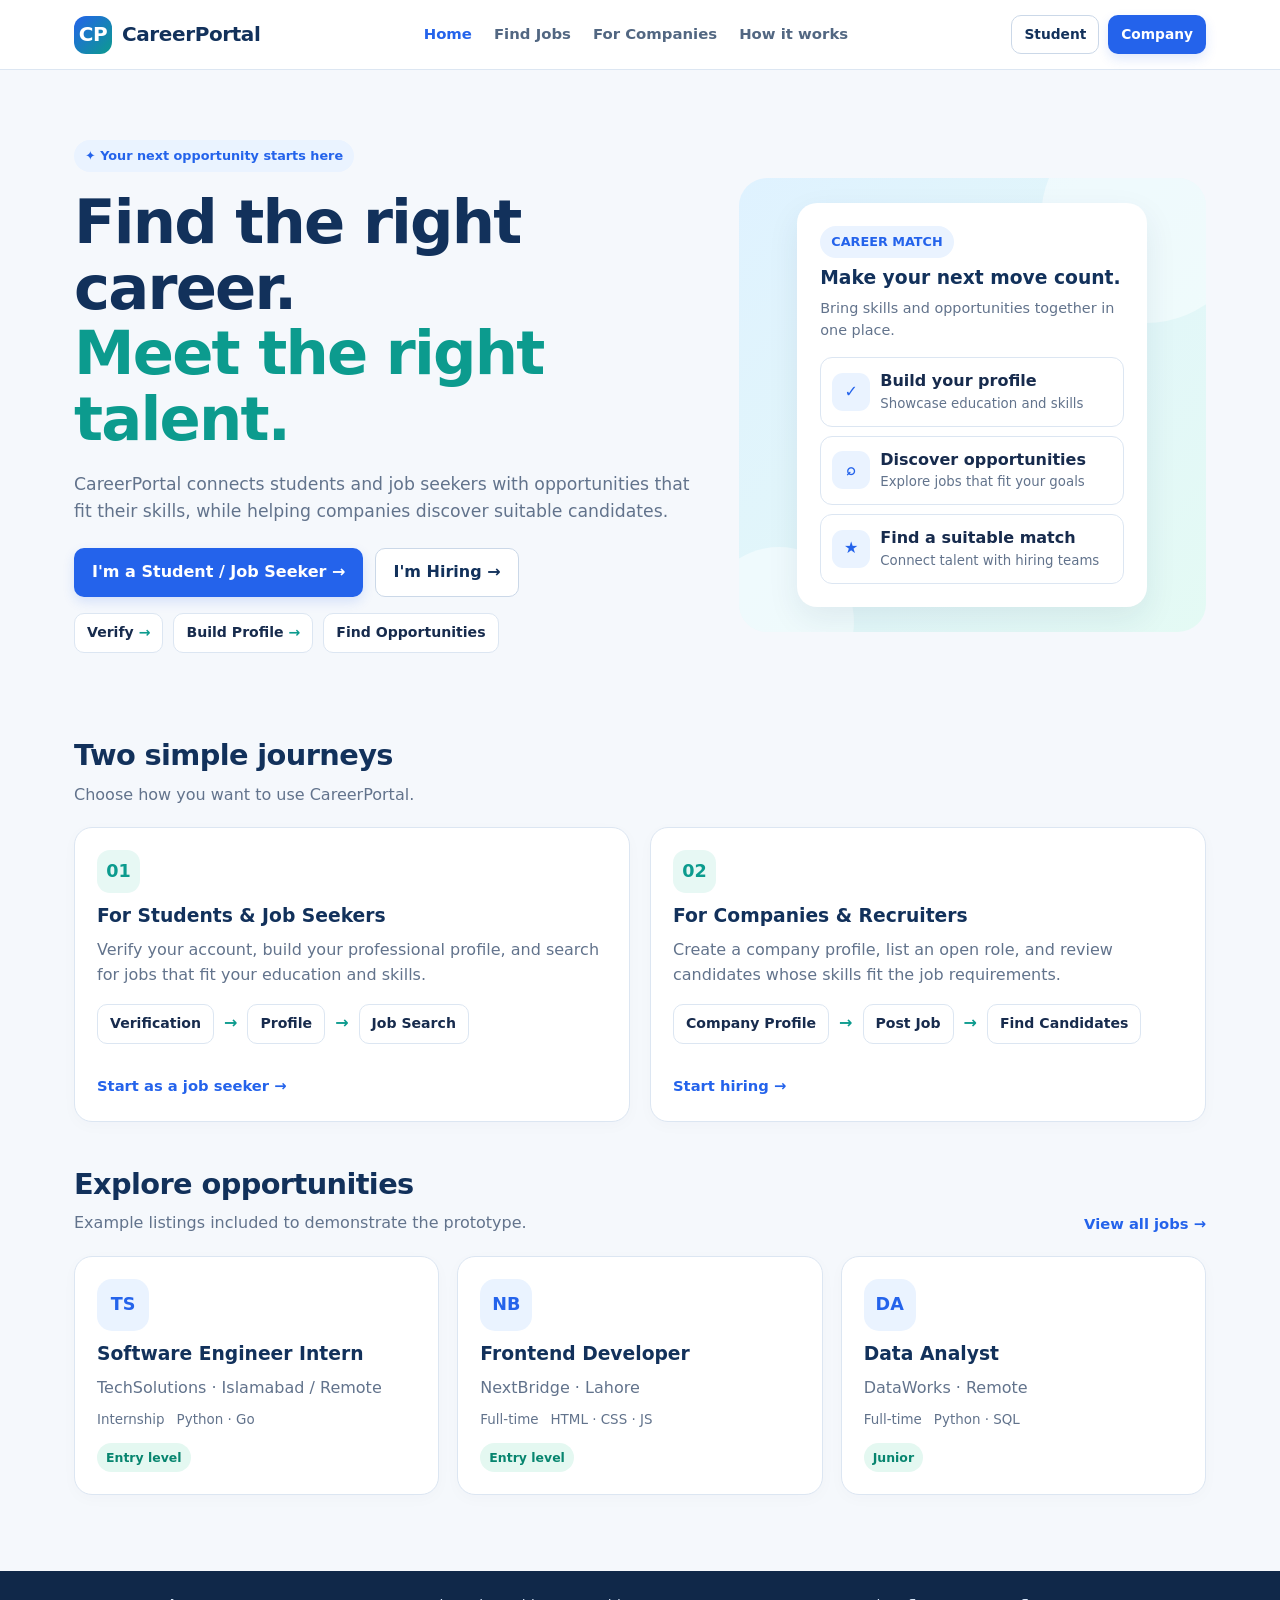
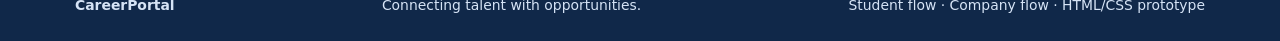
<file: index.html>
<!doctype html>
<html lang="en"><head><meta charset="utf-8"><meta name="viewport" content="width=device-width,initial-scale=1"><title>CareerPortal | Find Your Next Opportunity</title><link rel="stylesheet" href="style.css"></head><body>
<header class="topbar"><nav class="nav"><a class="brand" href="index.html"><span class="brand-mark">CP</span>CareerPortal</a><div class="navlinks"><a class="active" href="index.html">Home</a><a href="jobs.html">Find Jobs</a><a href="company-profile.html">For Companies</a><a href="#how-it-works">How it works</a></div><div class="navactions"><a class="btn btn-outline btn-small" href="student-verification.html">Student</a><a class="btn btn-primary btn-small" href="company-profile.html">Company</a></div></nav></header>
<main class="container"><section class="hero"><div><span class="eyebrow">✦ Your next opportunity starts here</span><h1>Find the right career.<br><span>Meet the right talent.</span></h1><p>CareerPortal connects students and job seekers with opportunities that fit their skills, while helping companies discover suitable candidates.</p><div class="hero-buttons"><a class="btn btn-primary" href="student-verification.html">I'm a Student / Job Seeker →</a><a class="btn btn-outline" href="company-profile.html">I'm Hiring →</a></div><div class="flow"><span>Verify <b>→</b></span><span>Build Profile <b>→</b></span><span>Find Opportunities</span></div></div><div class="hero-visual"><div class="circle one"></div><div class="circle two"></div><div class="visual-card"><span class="eyebrow">CAREER MATCH</span><h3>Make your next move count.</h3><p>Bring skills and opportunities together in one place.</p><div class="mini-row"><span class="mini-icon">✓</span><div><strong>Build your profile</strong><small>Showcase education and skills</small></div></div><div class="mini-row"><span class="mini-icon">⌕</span><div><strong>Discover opportunities</strong><small>Explore jobs that fit your goals</small></div></div><div class="mini-row"><span class="mini-icon">★</span><div><strong>Find a suitable match</strong><small>Connect talent with hiring teams</small></div></div></div></div></section>
<section class="section" id="how-it-works"><div class="section-head"><div><h2>Two simple journeys</h2><p>Choose how you want to use CareerPortal.</p></div></div><div class="grid-2"><article class="card"><div class="step-number">01</div><h3>For Students & Job Seekers</h3><p>Verify your account, build your professional profile, and search for jobs that fit your education and skills.</p><div class="flow"><span>Verification</span><b>→</b><span>Profile</span><b>→</b><span>Job Search</span></div><a class="card-link" href="student-verification.html">Start as a job seeker →</a></article><article class="card"><div class="step-number">02</div><h3>For Companies & Recruiters</h3><p>Create a company profile, list an open role, and review candidates whose skills fit the job requirements.</p><div class="flow"><span>Company Profile</span><b>→</b><span>Post Job</span><b>→</b><span>Find Candidates</span></div><a class="card-link" href="company-profile.html">Start hiring →</a></article></div></section>
<section class="section"><div class="section-head"><div><h2>Explore opportunities</h2><p>Example listings included to demonstrate the prototype.</p></div><a class="card-link" href="jobs.html">View all jobs →</a></div><div class="grid-3"><article class="card"><div class="company-logo">TS</div><h3>Software Engineer Intern</h3><p>TechSolutions · Islamabad / Remote</p><div class="job-meta"><span>Internship</span><span>Python · Go</span></div><span class="tag green">Entry level</span></article><article class="card"><div class="company-logo">NB</div><h3>Frontend Developer</h3><p>NextBridge · Lahore</p><div class="job-meta"><span>Full-time</span><span>HTML · CSS · JS</span></div><span class="tag green">Entry level</span></article><article class="card"><div class="company-logo">DA</div><h3>Data Analyst</h3><p>DataWorks · Remote</p><div class="job-meta"><span>Full-time</span><span>Python · SQL</span></div><span class="tag green">Junior</span></article></div></section></main>
<footer class="footer"><div class="footer-inner"><strong>CareerPortal</strong><span>Connecting talent with opportunities.</span><span>Student flow · Company flow · HTML/CSS prototype</span></div></footer></body></html>
</file>
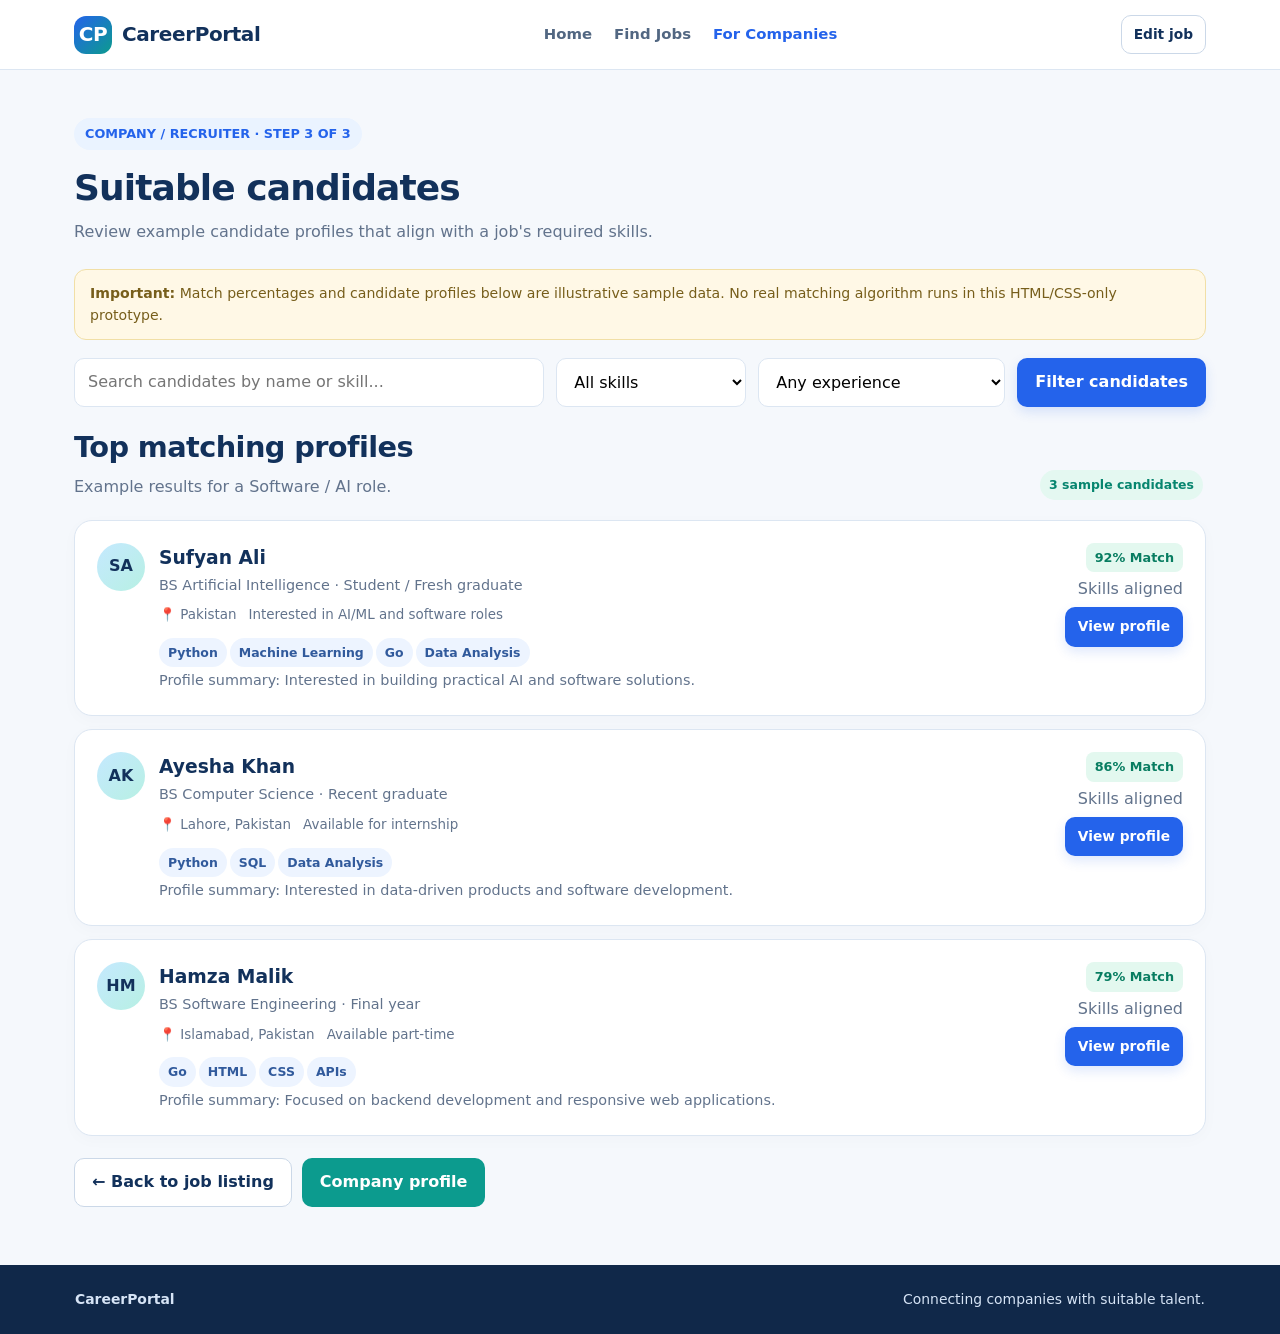
<file: candidates.html>
<!doctype html><html lang="en"><head><meta charset="utf-8"><meta name="viewport" content="width=device-width,initial-scale=1"><title>Suitable Candidates | CareerPortal</title><link rel="stylesheet" href="style.css"></head><body>
<header class="topbar"><nav class="nav"><a class="brand" href="index.html"><span class="brand-mark">CP</span>CareerPortal</a><div class="navlinks"><a href="index.html">Home</a><a href="jobs.html">Find Jobs</a><a class="active" href="company-profile.html">For Companies</a></div><div class="navactions"><a class="btn btn-outline btn-small" href="post-job.html">Edit job</a></div></nav></header>
<main class="container"><div class="page-head"><span class="eyebrow">COMPANY / RECRUITER · STEP 3 OF 3</span><h1>Suitable candidates</h1><p>Review example candidate profiles that align with a job's required skills.</p></div><div class="notice"><strong>Important:</strong> Match percentages and candidate profiles below are illustrative sample data. No real matching algorithm runs in this HTML/CSS-only prototype.</div><div class="toolbar"><input aria-label="Search candidates" placeholder="Search candidates by name or skill..."><select aria-label="Skills filter"><option>All skills</option><option>Python</option><option>Machine Learning</option><option>Go</option><option>SQL</option></select><select aria-label="Experience filter"><option>Any experience</option><option>Student / Fresh graduate</option><option>Internship experience</option></select><button class="btn btn-primary">Filter candidates</button></div><div class="section-head"><div><h2>Top matching profiles</h2><p>Example results for a Software / AI role.</p></div><span class="tag green">3 sample candidates</span></div><div class="list"><article class="card candidate"><div class="avatar">SA</div><div class="candidate-info"><h3>Sufyan Ali</h3><p>BS Artificial Intelligence · Student / Fresh graduate</p><div class="job-meta"><span>📍 Pakistan</span><span>Interested in AI/ML and software roles</span></div><div><span class="tag">Python</span><span class="tag">Machine Learning</span><span class="tag">Go</span><span class="tag">Data Analysis</span></div><p>Profile summary: Interested in building practical AI and software solutions.</p></div><div class="candidate-side"><span class="match">92% Match</span><p class="muted">Skills aligned</p><a class="btn btn-primary btn-small" href="student-profile.html">View profile</a></div></article><article class="card candidate"><div class="avatar">AK</div><div class="candidate-info"><h3>Ayesha Khan</h3><p>BS Computer Science · Recent graduate</p><div class="job-meta"><span>📍 Lahore, Pakistan</span><span>Available for internship</span></div><div><span class="tag">Python</span><span class="tag">SQL</span><span class="tag">Data Analysis</span></div><p>Profile summary: Interested in data-driven products and software development.</p></div><div class="candidate-side"><span class="match">86% Match</span><p class="muted">Skills aligned</p><a class="btn btn-primary btn-small" href="student-profile.html">View profile</a></div></article><article class="card candidate"><div class="avatar">HM</div><div class="candidate-info"><h3>Hamza Malik</h3><p>BS Software Engineering · Final year</p><div class="job-meta"><span>📍 Islamabad, Pakistan</span><span>Available part-time</span></div><div><span class="tag">Go</span><span class="tag">HTML</span><span class="tag">CSS</span><span class="tag">APIs</span></div><p>Profile summary: Focused on backend development and responsive web applications.</p></div><div class="candidate-side"><span class="match">79% Match</span><p class="muted">Skills aligned</p><a class="btn btn-primary btn-small" href="student-profile.html">View profile</a></div></article></div><div class="form-footer"><a class="btn btn-outline" href="post-job.html">← Back to job listing</a><a class="btn btn-teal" href="company-profile.html">Company profile</a></div></main><footer class="footer"><div class="footer-inner"><strong>CareerPortal</strong><span>Connecting companies with suitable talent.</span></div></footer></body></html>
</file>
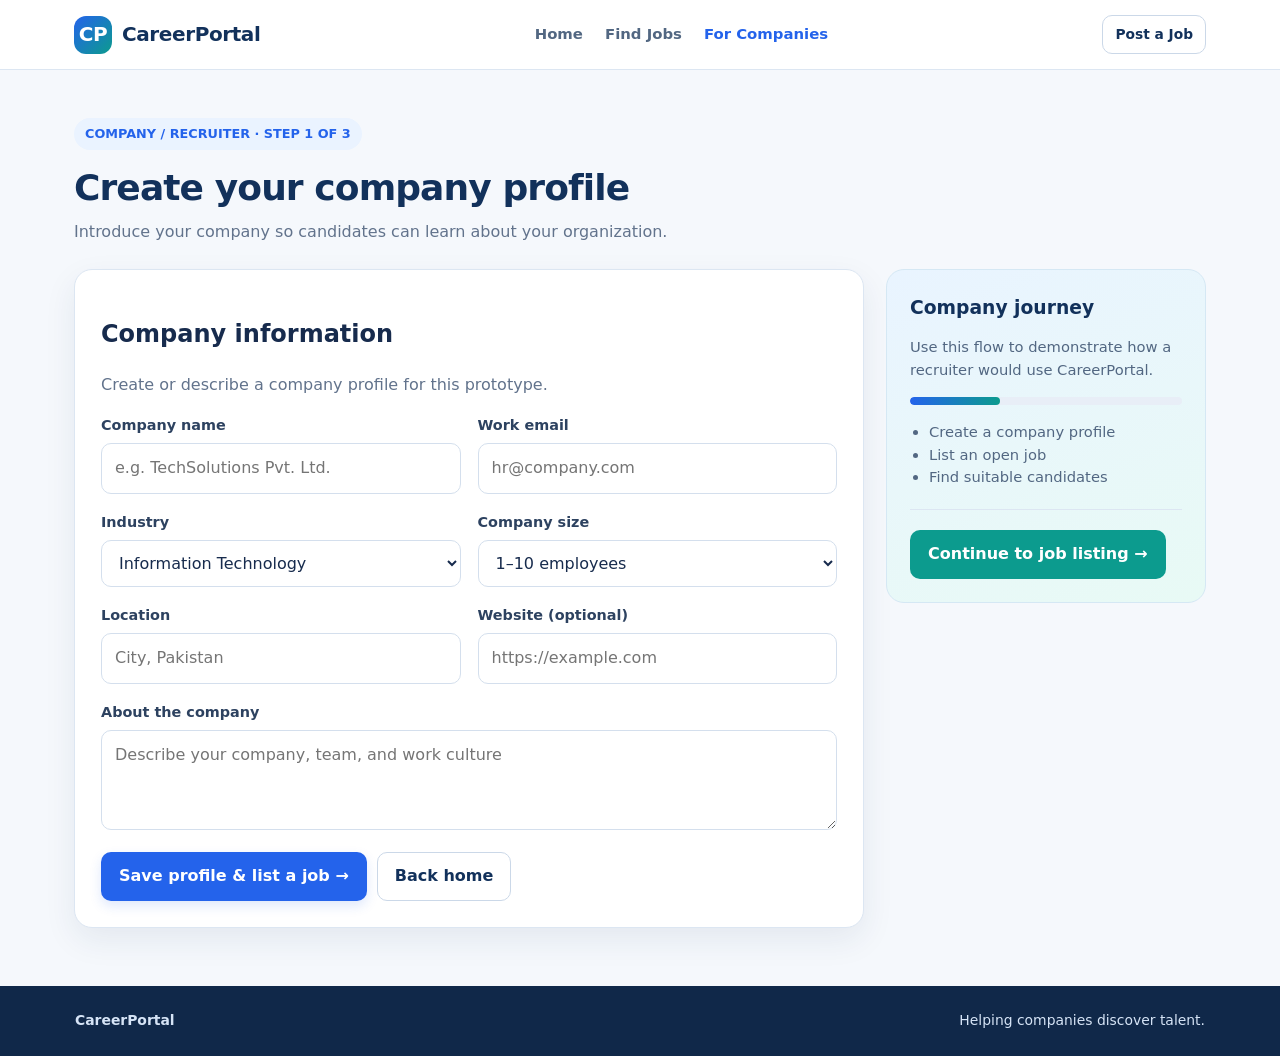
<file: company-profile.html>
<!doctype html><html lang="en"><head><meta charset="utf-8"><meta name="viewport" content="width=device-width,initial-scale=1"><title>Company Profile | CareerPortal</title><link rel="stylesheet" href="style.css"></head><body>
<header class="topbar"><nav class="nav"><a class="brand" href="index.html"><span class="brand-mark">CP</span>CareerPortal</a><div class="navlinks"><a href="index.html">Home</a><a href="jobs.html">Find Jobs</a><a class="active" href="company-profile.html">For Companies</a></div><div class="navactions"><a class="btn btn-outline btn-small" href="post-job.html">Post a Job</a></div></nav></header>
<main class="container"><div class="page-head"><span class="eyebrow">COMPANY / RECRUITER · STEP 1 OF 3</span><h1>Create your company profile</h1><p>Introduce your company so candidates can learn about your organization.</p></div><div class="form-layout"><section class="form-card"><h2>Company information</h2><p class="muted">Create or describe a company profile for this prototype.</p><form action="post-job.html"><div class="form-grid"><div class="field"><label for="company">Company name</label><input id="company" placeholder="e.g. TechSolutions Pvt. Ltd." required></div><div class="field"><label for="workemail">Work email</label><input id="workemail" type="email" placeholder="hr@company.com" required></div><div class="field"><label for="industry">Industry</label><select id="industry"><option>Information Technology</option><option>Education</option><option>Finance</option><option>Healthcare</option><option>Other</option></select></div><div class="field"><label for="size">Company size</label><select id="size"><option>1–10 employees</option><option>11–50 employees</option><option>51–200 employees</option><option>200+ employees</option></select></div><div class="field"><label for="city">Location</label><input id="city" placeholder="City, Pakistan"></div><div class="field"><label for="website">Website (optional)</label><input id="website" type="url" placeholder="https://example.com"></div><div class="field full"><label for="about">About the company</label><textarea id="about" placeholder="Describe your company, team, and work culture"></textarea></div></div><div class="form-footer"><button class="btn btn-primary" type="submit">Save profile & list a job →</button><a class="btn btn-outline" href="index.html">Back home</a></div></form></section><aside class="side-note"><h3>Company journey</h3><p>Use this flow to demonstrate how a recruiter would use CareerPortal.</p><div class="progress"><span style="width:33%"></span></div><ul><li>Create a company profile</li><li>List an open job</li><li>Find suitable candidates</li></ul><div class="divider"></div><a class="btn btn-teal" href="post-job.html">Continue to job listing →</a></aside></div></main><footer class="footer"><div class="footer-inner"><strong>CareerPortal</strong><span>Helping companies discover talent.</span></div></footer></body></html>
</file>
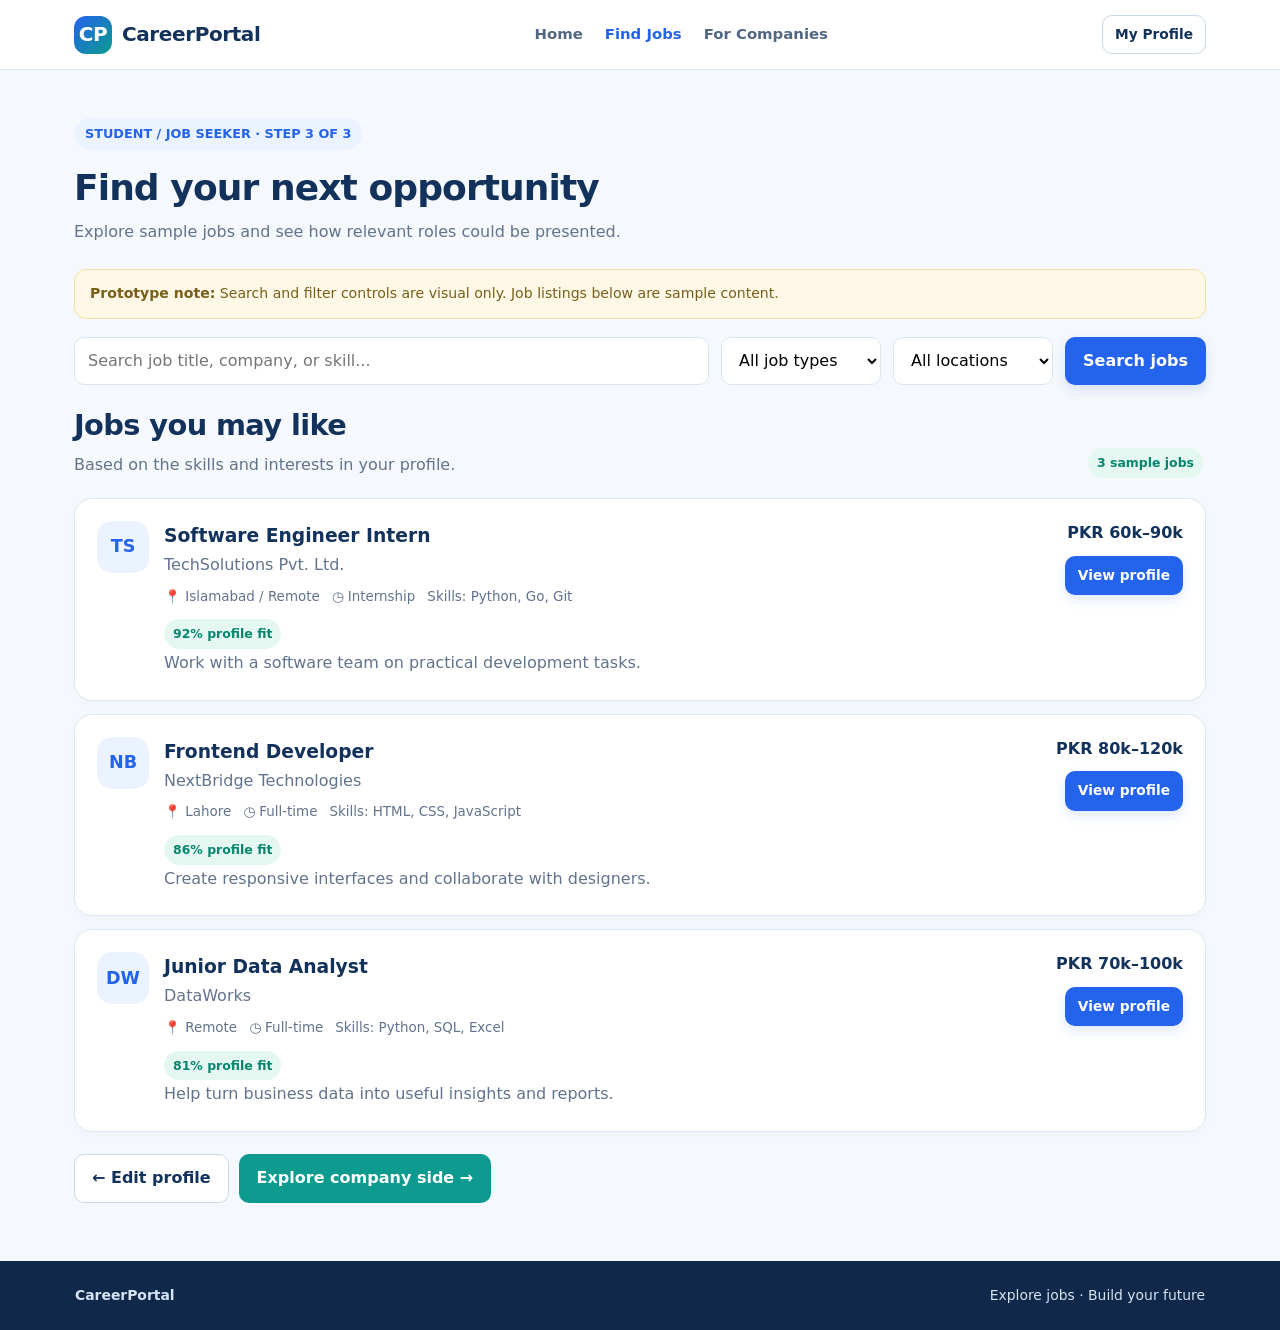
<file: jobs.html>
<!doctype html><html lang="en"><head><meta charset="utf-8"><meta name="viewport" content="width=device-width,initial-scale=1"><title>Find Jobs | CareerPortal</title><link rel="stylesheet" href="style.css"></head><body>
<header class="topbar"><nav class="nav"><a class="brand" href="index.html"><span class="brand-mark">CP</span>CareerPortal</a><div class="navlinks"><a href="index.html">Home</a><a class="active" href="jobs.html">Find Jobs</a><a href="company-profile.html">For Companies</a></div><div class="navactions"><a class="btn btn-outline btn-small" href="student-profile.html">My Profile</a></div></nav></header>
<main class="container"><div class="page-head"><span class="eyebrow">STUDENT / JOB SEEKER · STEP 3 OF 3</span><h1>Find your next opportunity</h1><p>Explore sample jobs and see how relevant roles could be presented.</p></div><div class="notice"><strong>Prototype note:</strong> Search and filter controls are visual only. Job listings below are sample content.</div><div class="toolbar"><input aria-label="Search jobs" placeholder="Search job title, company, or skill..."><select aria-label="Job type"><option>All job types</option><option>Internship</option><option>Full-time</option><option>Part-time</option></select><select aria-label="Location"><option>All locations</option><option>Islamabad</option><option>Lahore</option><option>Remote</option></select><button class="btn btn-primary">Search jobs</button></div><div class="section-head"><div><h2>Jobs you may like</h2><p>Based on the skills and interests in your profile.</p></div><span class="tag green">3 sample jobs</span></div><div class="list"><article class="card job-card"><div class="company-logo">TS</div><div class="job-main"><h3>Software Engineer Intern</h3><p>TechSolutions Pvt. Ltd.</p><div class="job-meta"><span>📍 Islamabad / Remote</span><span>◷ Internship</span><span>Skills: Python, Go, Git</span></div><span class="tag green">92% profile fit</span><p>Work with a software team on practical development tasks.</p></div><div class="job-side"><span class="salary">PKR 60k–90k</span><a class="btn btn-primary btn-small" href="student-profile.html">View profile</a></div></article><article class="card job-card"><div class="company-logo">NB</div><div class="job-main"><h3>Frontend Developer</h3><p>NextBridge Technologies</p><div class="job-meta"><span>📍 Lahore</span><span>◷ Full-time</span><span>Skills: HTML, CSS, JavaScript</span></div><span class="tag green">86% profile fit</span><p>Create responsive interfaces and collaborate with designers.</p></div><div class="job-side"><span class="salary">PKR 80k–120k</span><a class="btn btn-primary btn-small" href="student-profile.html">View profile</a></div></article><article class="card job-card"><div class="company-logo">DW</div><div class="job-main"><h3>Junior Data Analyst</h3><p>DataWorks</p><div class="job-meta"><span>📍 Remote</span><span>◷ Full-time</span><span>Skills: Python, SQL, Excel</span></div><span class="tag green">81% profile fit</span><p>Help turn business data into useful insights and reports.</p></div><div class="job-side"><span class="salary">PKR 70k–100k</span><a class="btn btn-primary btn-small" href="student-profile.html">View profile</a></div></article></div><div class="form-footer"><a class="btn btn-outline" href="student-profile.html">← Edit profile</a><a class="btn btn-teal" href="company-profile.html">Explore company side →</a></div></main><footer class="footer"><div class="footer-inner"><strong>CareerPortal</strong><span>Explore jobs · Build your future</span></div></footer></body></html>
</file>
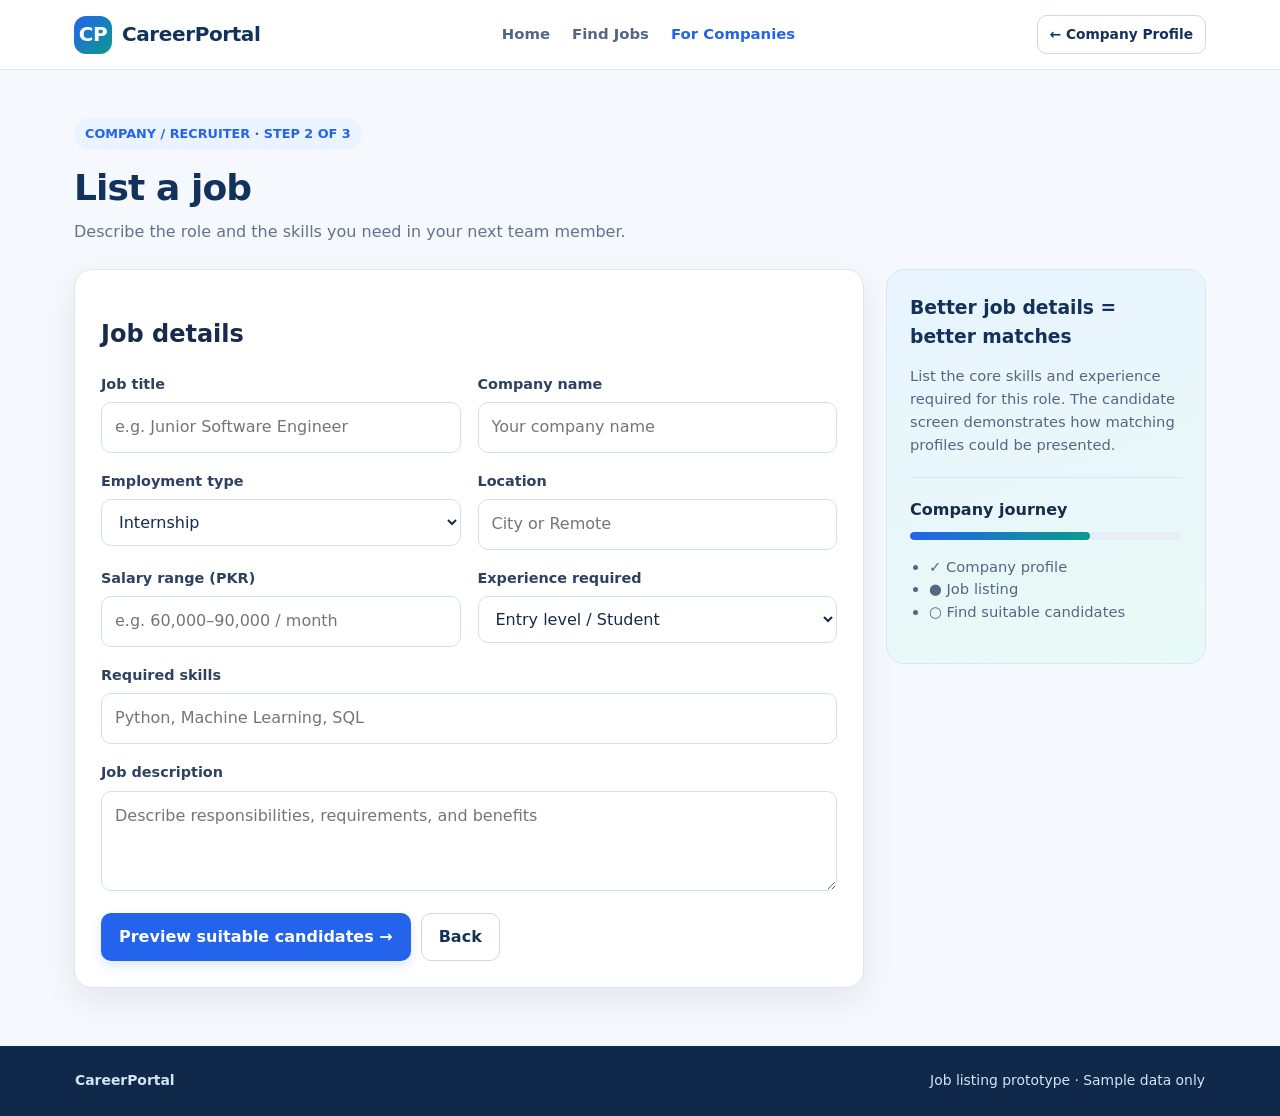
<file: post-job.html>
<!doctype html><html lang="en"><head><meta charset="utf-8"><meta name="viewport" content="width=device-width,initial-scale=1"><title>Post a Job | CareerPortal</title><link rel="stylesheet" href="style.css"></head><body>
<header class="topbar"><nav class="nav"><a class="brand" href="index.html"><span class="brand-mark">CP</span>CareerPortal</a><div class="navlinks"><a href="index.html">Home</a><a href="jobs.html">Find Jobs</a><a class="active" href="company-profile.html">For Companies</a></div><div class="navactions"><a class="btn btn-outline btn-small" href="company-profile.html">← Company Profile</a></div></nav></header>
<main class="container"><div class="page-head"><span class="eyebrow">COMPANY / RECRUITER · STEP 2 OF 3</span><h1>List a job</h1><p>Describe the role and the skills you need in your next team member.</p></div><div class="form-layout"><section class="form-card"><h2>Job details</h2><form action="candidates.html"><div class="form-grid"><div class="field"><label for="title">Job title</label><input id="title" placeholder="e.g. Junior Software Engineer" required></div><div class="field"><label for="companyname">Company name</label><input id="companyname" placeholder="Your company name" required></div><div class="field"><label for="type">Employment type</label><select id="type"><option>Internship</option><option>Full-time</option><option>Part-time</option><option>Contract</option></select></div><div class="field"><label for="location">Location</label><input id="location" placeholder="City or Remote"></div><div class="field"><label for="salary">Salary range (PKR)</label><input id="salary" placeholder="e.g. 60,000–90,000 / month"></div><div class="field"><label for="experience">Experience required</label><select id="experience"><option>Entry level / Student</option><option>0–2 years</option><option>2–5 years</option><option>5+ years</option></select></div><div class="field full"><label for="skills">Required skills</label><input id="skills" placeholder="Python, Machine Learning, SQL"></div><div class="field full"><label for="description">Job description</label><textarea id="description" placeholder="Describe responsibilities, requirements, and benefits"></textarea></div></div><div class="form-footer"><button class="btn btn-primary" type="submit">Preview suitable candidates →</button><a class="btn btn-outline" href="company-profile.html">Back</a></div></form></section><aside class="side-note"><h3>Better job details = better matches</h3><p>List the core skills and experience required for this role. The candidate screen demonstrates how matching profiles could be presented.</p><div class="divider"></div><strong>Company journey</strong><div class="progress"><span style="width:66%"></span></div><ul><li>✓ Company profile</li><li>● Job listing</li><li>○ Find suitable candidates</li></ul></aside></div></main><footer class="footer"><div class="footer-inner"><strong>CareerPortal</strong><span>Job listing prototype · Sample data only</span></div></footer></body></html>
</file>
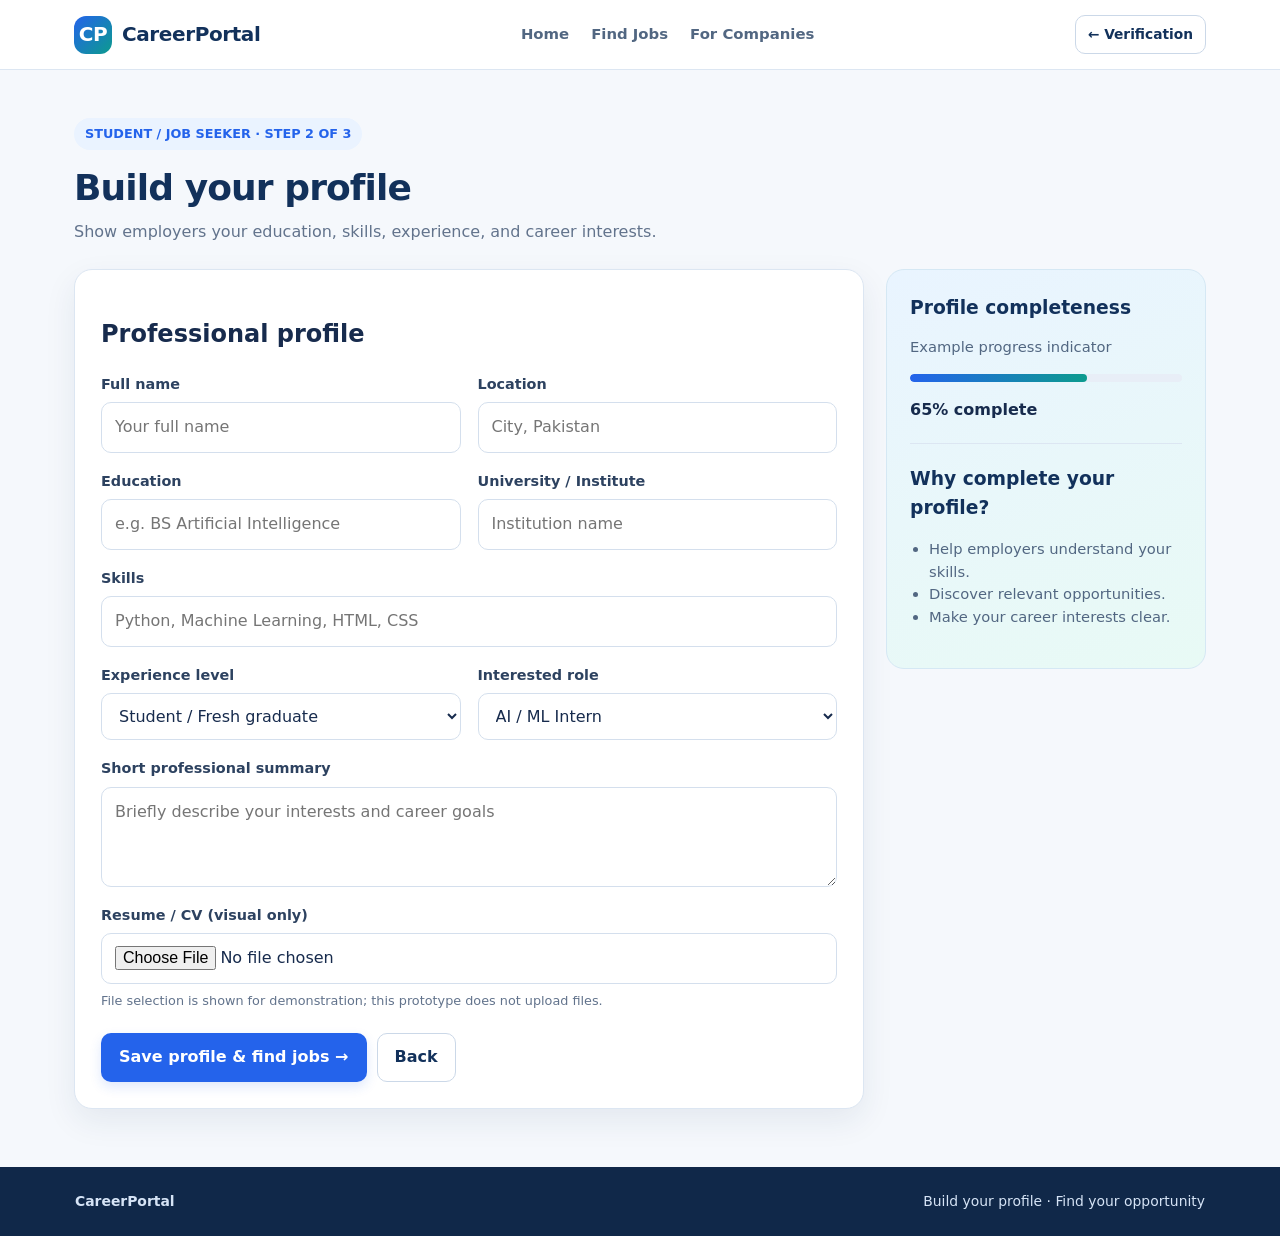
<file: student-profile.html>
<!doctype html><html lang="en"><head><meta charset="utf-8"><meta name="viewport" content="width=device-width,initial-scale=1"><title>Build Student Profile | CareerPortal</title><link rel="stylesheet" href="style.css"></head><body>
<header class="topbar"><nav class="nav"><a class="brand" href="index.html"><span class="brand-mark">CP</span>CareerPortal</a><div class="navlinks"><a href="index.html">Home</a><a href="jobs.html">Find Jobs</a><a href="company-profile.html">For Companies</a></div><div class="navactions"><a class="btn btn-outline btn-small" href="student-verification.html">← Verification</a></div></nav></header>
<main class="container"><div class="page-head"><span class="eyebrow">STUDENT / JOB SEEKER · STEP 2 OF 3</span><h1>Build your profile</h1><p>Show employers your education, skills, experience, and career interests.</p></div><div class="form-layout"><section class="form-card"><h2>Professional profile</h2><form action="jobs.html"><div class="form-grid"><div class="field"><label for="name">Full name</label><input id="name" placeholder="Your full name" required></div><div class="field"><label for="location">Location</label><input id="location" placeholder="City, Pakistan"></div><div class="field"><label for="education">Education</label><input id="education" placeholder="e.g. BS Artificial Intelligence"></div><div class="field"><label for="institute">University / Institute</label><input id="institute" placeholder="Institution name"></div><div class="field full"><label for="skills">Skills</label><input id="skills" placeholder="Python, Machine Learning, HTML, CSS"></div><div class="field"><label for="experience">Experience level</label><select id="experience"><option>Student / Fresh graduate</option><option>Internship experience</option><option>1–2 years</option><option>3+ years</option></select></div><div class="field"><label for="interest">Interested role</label><select id="interest"><option>AI / ML Intern</option><option>Software Engineer</option><option>Frontend Developer</option><option>Data Analyst</option><option>Other</option></select></div><div class="field full"><label for="bio">Short professional summary</label><textarea id="bio" placeholder="Briefly describe your interests and career goals"></textarea></div><div class="field full"><label for="cv">Resume / CV (visual only)</label><input id="cv" type="file" accept=".pdf,.doc,.docx"><span class="hint">File selection is shown for demonstration; this prototype does not upload files.</span></div></div><div class="form-footer"><button class="btn btn-primary" type="submit">Save profile & find jobs →</button><a class="btn btn-outline" href="student-verification.html">Back</a></div></form></section><aside class="side-note"><h3>Profile completeness</h3><p>Example progress indicator</p><div class="progress"><span style="width:65%"></span></div><strong>65% complete</strong><div class="divider"></div><h3>Why complete your profile?</h3><ul><li>Help employers understand your skills.</li><li>Discover relevant opportunities.</li><li>Make your career interests clear.</li></ul></aside></div></main><footer class="footer"><div class="footer-inner"><strong>CareerPortal</strong><span>Build your profile · Find your opportunity</span></div></footer></body></html>
</file>
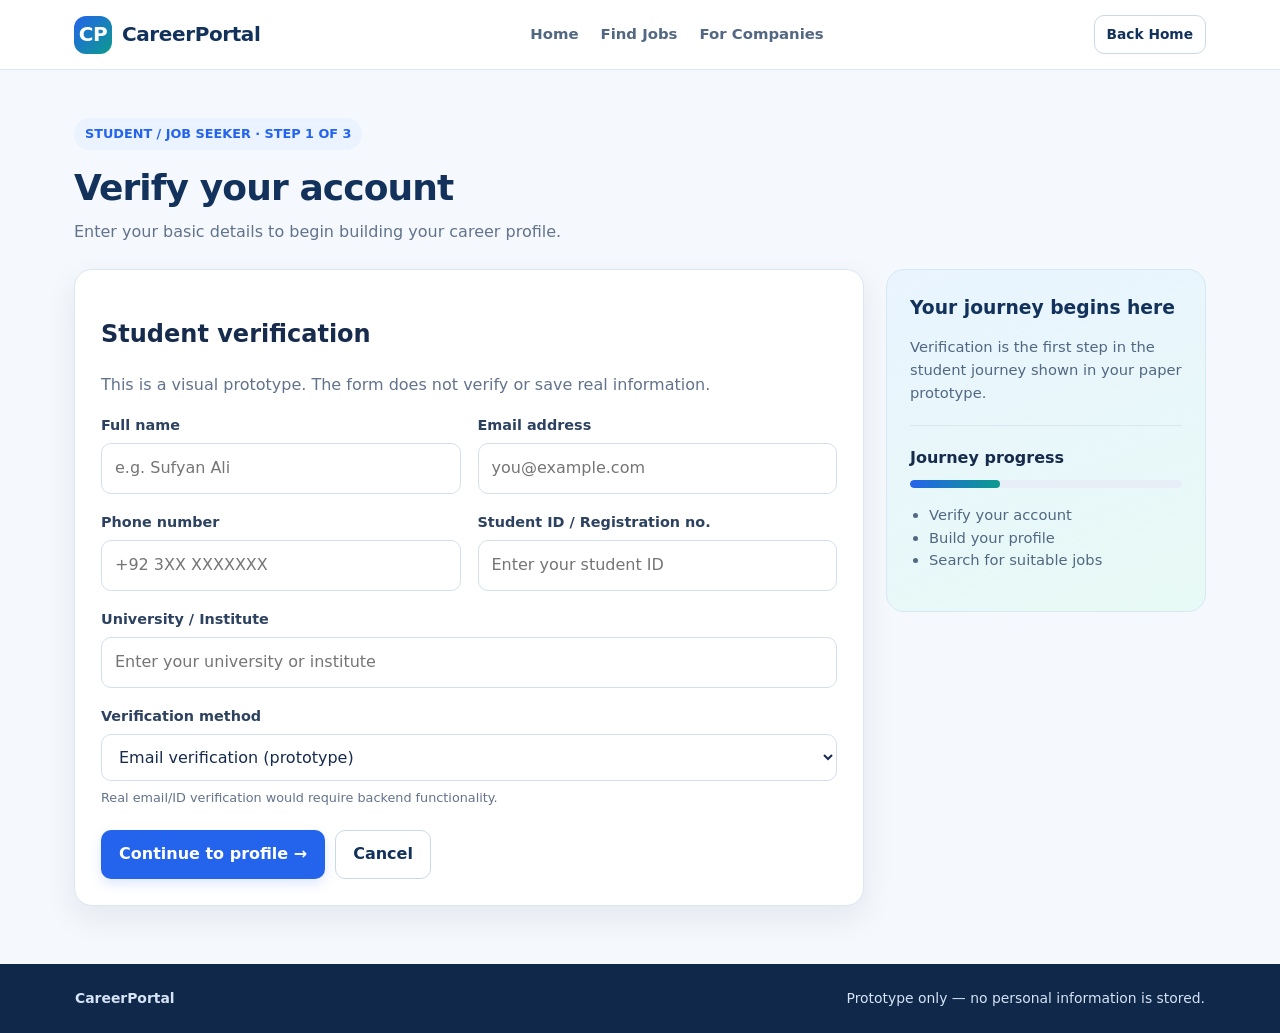
<file: student-verification.html>
<!doctype html><html lang="en"><head><meta charset="utf-8"><meta name="viewport" content="width=device-width,initial-scale=1"><title>Student Verification | CareerPortal</title><link rel="stylesheet" href="style.css"></head><body>
<header class="topbar"><nav class="nav"><a class="brand" href="index.html"><span class="brand-mark">CP</span>CareerPortal</a><div class="navlinks"><a href="index.html">Home</a><a href="jobs.html">Find Jobs</a><a href="company-profile.html">For Companies</a></div><div class="navactions"><a class="btn btn-outline btn-small" href="index.html">Back Home</a></div></nav></header>
<main class="container"><div class="page-head"><span class="eyebrow">STUDENT / JOB SEEKER · STEP 1 OF 3</span><h1>Verify your account</h1><p>Enter your basic details to begin building your career profile.</p></div><div class="form-layout"><section class="form-card"><h2>Student verification</h2><p class="muted">This is a visual prototype. The form does not verify or save real information.</p><form action="student-profile.html"><div class="form-grid"><div class="field"><label for="fullname">Full name</label><input id="fullname" placeholder="e.g. Sufyan Ali" required></div><div class="field"><label for="email">Email address</label><input id="email" type="email" placeholder="you@example.com" required></div><div class="field"><label for="phone">Phone number</label><input id="phone" type="tel" placeholder="+92 3XX XXXXXXX"></div><div class="field"><label for="studentid">Student ID / Registration no.</label><input id="studentid" placeholder="Enter your student ID"></div><div class="field full"><label for="institution">University / Institute</label><input id="institution" placeholder="Enter your university or institute"></div><div class="field full"><label for="verification">Verification method</label><select id="verification"><option>Email verification (prototype)</option><option>Student ID review (prototype)</option><option>University email (prototype)</option></select><span class="hint">Real email/ID verification would require backend functionality.</span></div></div><div class="form-footer"><button class="btn btn-primary" type="submit">Continue to profile →</button><a class="btn btn-outline" href="index.html">Cancel</a></div></form></section><aside class="side-note"><h3>Your journey begins here</h3><p>Verification is the first step in the student journey shown in your paper prototype.</p><div class="divider"></div><strong>Journey progress</strong><div class="progress"><span style="width:33%"></span></div><ul><li>Verify your account</li><li>Build your profile</li><li>Search for suitable jobs</li></ul></aside></div></main><footer class="footer"><div class="footer-inner"><strong>CareerPortal</strong><span>Prototype only — no personal information is stored.</span></div></footer></body></html>
</file>
<file: style.css>
:root{--navy:#12315b;--blue:#2463eb;--teal:#0c9b8e;--ink:#172b4d;--muted:#62738c;--line:#dce6f2;--bg:#f5f8fc;--white:#fff;--pale:#eaf3ff;--mint:#e7f8f4;--shadow:0 12px 32px rgba(20,48,86,.08)}
*{box-sizing:border-box}html{scroll-behavior:smooth}body{margin:0;background:var(--bg);font-family:Inter,ui-sans-serif,system-ui,-apple-system,"Segoe UI",Arial,sans-serif;color:var(--ink);line-height:1.55}a{color:inherit;text-decoration:none}button,input,select,textarea{font:inherit}.topbar{background:#fff;border-bottom:1px solid var(--line);position:sticky;top:0;z-index:5}.nav{max-width:1180px;margin:auto;padding:15px 24px;display:flex;align-items:center;justify-content:space-between;gap:20px}.brand{display:flex;align-items:center;gap:10px;font-size:1.25rem;font-weight:850;color:var(--navy);letter-spacing:-.4px}.brand-mark{width:38px;height:38px;display:grid;place-items:center;background:linear-gradient(135deg,var(--blue),var(--teal));border-radius:12px;color:#fff;font-weight:900}.navlinks{display:flex;align-items:center;gap:22px;color:#526782;font-size:.93rem;font-weight:650}.navlinks a:hover,.navlinks a.active{color:var(--blue)}.navactions{display:flex;gap:9px}.btn{display:inline-flex;align-items:center;justify-content:center;gap:8px;border:1px solid transparent;border-radius:10px;padding:11px 17px;font-weight:750;cursor:pointer;transition:.2s}.btn-primary{background:var(--blue);color:white;box-shadow:0 5px 12px #2463eb25}.btn-primary:hover{background:#174fc9}.btn-outline{border-color:#cbd8e8;background:#fff;color:var(--navy)}.btn-teal{background:var(--teal);color:white}.btn-small{padding:8px 12px;font-size:.86rem}.container{max-width:1180px;margin:auto;padding:34px 24px 58px}.eyebrow{display:inline-flex;align-items:center;gap:7px;border-radius:999px;padding:6px 11px;background:var(--pale);color:var(--blue);font-size:.8rem;font-weight:800}.hero{display:grid;grid-template-columns:1.15fr .85fr;gap:32px;align-items:center;padding:36px 0 42px}.hero h1{font-size:clamp(2.3rem,5vw,3.8rem);line-height:1.08;letter-spacing:-1.8px;color:var(--navy);margin:18px 0}.hero h1 span{color:var(--teal)}.hero p{font-size:1.08rem;max-width:620px;color:var(--muted)}.hero-buttons{display:flex;gap:12px;flex-wrap:wrap;margin-top:24px}.hero-visual{min-height:330px;border-radius:28px;padding:25px;background:linear-gradient(135deg,#dff2ff,#e4faf4);position:relative;overflow:hidden;display:flex;align-items:center;justify-content:center}.visual-card{background:#fff;border:1px solid #ffffffb8;border-radius:20px;box-shadow:var(--shadow);padding:22px;width:min(100%,350px);position:relative;z-index:1}.visual-card h3{margin:5px 0;color:var(--navy)}.visual-card p{font-size:.9rem;margin:0 0 16px}.mini-row{display:flex;align-items:center;gap:10px;padding:11px;border:1px solid var(--line);border-radius:12px;margin-top:9px;background:#fff}.mini-icon{height:38px;width:38px;display:grid;place-items:center;background:var(--pale);border-radius:11px;color:var(--blue);font-weight:900}.mini-row small{display:block;color:var(--muted)}.circle{position:absolute;border-radius:50%;background:#ffffff70}.circle.one{width:210px;height:210px;top:-65px;right:-45px}.circle.two{width:150px;height:150px;bottom:-65px;left:-35px}.section{padding:22px 0 18px}.section-head{display:flex;align-items:end;justify-content:space-between;gap:20px;margin-bottom:20px}.section-head h2{margin:0;color:var(--navy);font-size:1.8rem;letter-spacing:-.6px}.section-head p{margin:5px 0 0;color:var(--muted)}.grid-3{display:grid;grid-template-columns:repeat(3,1fr);gap:18px}.grid-2{display:grid;grid-template-columns:repeat(2,1fr);gap:20px}.card{background:#fff;border:1px solid var(--line);border-radius:18px;padding:22px;box-shadow:0 4px 16px rgba(20,48,86,.025)}.card h3{margin:8px 0;color:var(--navy)}.card p{margin:5px 0;color:var(--muted)}.step-number{width:43px;height:43px;border-radius:13px;display:grid;place-items:center;background:var(--mint);color:var(--teal);font-weight:900;font-size:1.1rem}.card-link{display:inline-flex;margin-top:15px;color:var(--blue);font-weight:800;font-size:.92rem}.flow{display:flex;align-items:center;gap:10px;flex-wrap:wrap;margin:16px 0}.flow span{background:#fff;border:1px solid var(--line);padding:8px 12px;border-radius:10px;font-size:.88rem;font-weight:700}.flow b{color:var(--teal)}.page-head{padding:14px 0 24px}.page-head h1{font-size:2.25rem;color:var(--navy);letter-spacing:-.9px;margin:10px 0 4px}.page-head p{margin:0;color:var(--muted)}.form-layout{display:grid;grid-template-columns:minmax(0,1fr) 320px;gap:22px;align-items:start}.form-card{background:#fff;border:1px solid var(--line);border-radius:18px;padding:26px;box-shadow:var(--shadow)}.form-grid{display:grid;grid-template-columns:repeat(2,minmax(0,1fr));gap:17px}.field{display:flex;flex-direction:column;gap:7px}.field.full{grid-column:1/-1}.field label{font-size:.9rem;font-weight:750;color:#2d4260}.field input,.field select,.field textarea{width:100%;border:1px solid #d4dfed;border-radius:10px;background:#fff;padding:12px 13px;outline:none;color:var(--ink)}.field input:focus,.field select:focus,.field textarea:focus{border-color:var(--blue);box-shadow:0 0 0 3px #2463eb18}.field textarea{min-height:100px;resize:vertical}.hint{font-size:.8rem;color:var(--muted)}.form-footer{display:flex;gap:10px;flex-wrap:wrap;margin-top:22px}.side-note{background:linear-gradient(160deg,#e9f4ff,#e8faf5);border:1px solid #d5e8f4;border-radius:18px;padding:23px}.side-note h3{color:var(--navy);margin:0 0 8px}.side-note p,.side-note li{color:#526782;font-size:.92rem}.side-note ul{padding-left:19px}.progress{height:8px;background:#e8eef7;border-radius:99px;overflow:hidden;margin:9px 0 16px}.progress span{display:block;height:100%;background:linear-gradient(90deg,var(--blue),var(--teal));border-radius:99px}.tag{display:inline-flex;align-items:center;background:#edf4ff;color:#315a9c;border-radius:999px;padding:5px 9px;font-size:.78rem;font-weight:750;margin:3px 3px 0 0}.tag.green{background:#e4f8f1;color:#07856f}.tag.gold{background:#fff5db;color:#986b00}.toolbar{display:flex;gap:12px;flex-wrap:wrap;margin-bottom:18px}.toolbar input,.toolbar select{border:1px solid var(--line);border-radius:10px;padding:11px 13px;background:#fff;min-width:160px}.toolbar input{flex:1;min-width:220px}.job-card{display:flex;gap:15px;align-items:flex-start}.company-logo{width:52px;height:52px;display:grid;place-items:center;flex-shrink:0;border-radius:15px;background:var(--pale);color:var(--blue);font-weight:900;font-size:1.1rem}.job-main{flex:1;min-width:0}.job-main h3{margin:0 0 3px}.job-main p{margin:2px 0}.job-meta{display:flex;gap:12px;flex-wrap:wrap;color:var(--muted);font-size:.84rem;margin:9px 0}.job-side{display:flex;flex-direction:column;align-items:end;gap:10px}.salary{font-weight:850;color:var(--navy);white-space:nowrap}.match{display:inline-flex;padding:5px 9px;border-radius:8px;background:#e3f8ef;color:#087d61;font-size:.8rem;font-weight:850}.list{display:grid;gap:13px}.candidate{display:flex;align-items:flex-start;gap:14px}.avatar{width:48px;height:48px;border-radius:50%;display:grid;place-items:center;background:linear-gradient(135deg,#c5e9ff,#b7f0e3);color:var(--navy);font-weight:900;flex-shrink:0}.candidate-info{flex:1}.candidate-info h3{margin:0}.candidate-info p{margin:2px 0;color:var(--muted);font-size:.9rem}.candidate-side{text-align:right}.footer{background:#102849;color:#d6e4f6;padding:24px}.footer-inner{max-width:1130px;margin:auto;display:flex;justify-content:space-between;gap:15px;flex-wrap:wrap;font-size:.87rem}.notice{background:#fff8e6;border:1px solid #f1dfa6;color:#775e1b;padding:13px 15px;border-radius:12px;font-size:.88rem;margin-bottom:18px}.divider{height:1px;background:var(--line);margin:20px 0}.stats{display:grid;grid-template-columns:repeat(3,1fr);gap:12px}.stat{border:1px solid var(--line);border-radius:13px;padding:15px;background:#fff}.stat strong{display:block;font-size:1.4rem;color:var(--navy)}.stat small{color:var(--muted)}.center{text-align:center}.muted{color:var(--muted)}.empty{padding:25px;border:1px dashed #c8d6e8;border-radius:14px;text-align:center;color:var(--muted)}
@media(max-width:900px){.hero{grid-template-columns:1fr}.hero-visual{min-height:260px}.form-layout{grid-template-columns:1fr}.grid-3{grid-template-columns:repeat(2,1fr)}.navlinks{gap:12px}.nav{flex-wrap:wrap}}@media(max-width:620px){.nav{padding:12px 16px}.navlinks{order:3;width:100%;overflow:auto;padding-bottom:3px}.navactions .btn{padding:9px 11px}.container{padding:24px 16px 42px}.hero{padding-top:20px}.hero h1{font-size:2.4rem}.grid-3,.grid-2,.form-grid,.stats{grid-template-columns:1fr}.field.full{grid-column:auto}.section-head{align-items:start;flex-direction:column}.job-card{flex-wrap:wrap}.job-side{width:100%;align-items:start;flex-direction:row;justify-content:space-between}.page-head h1{font-size:1.9rem}.form-card{padding:19px}.footer-inner{flex-direction:column}}
</file>
